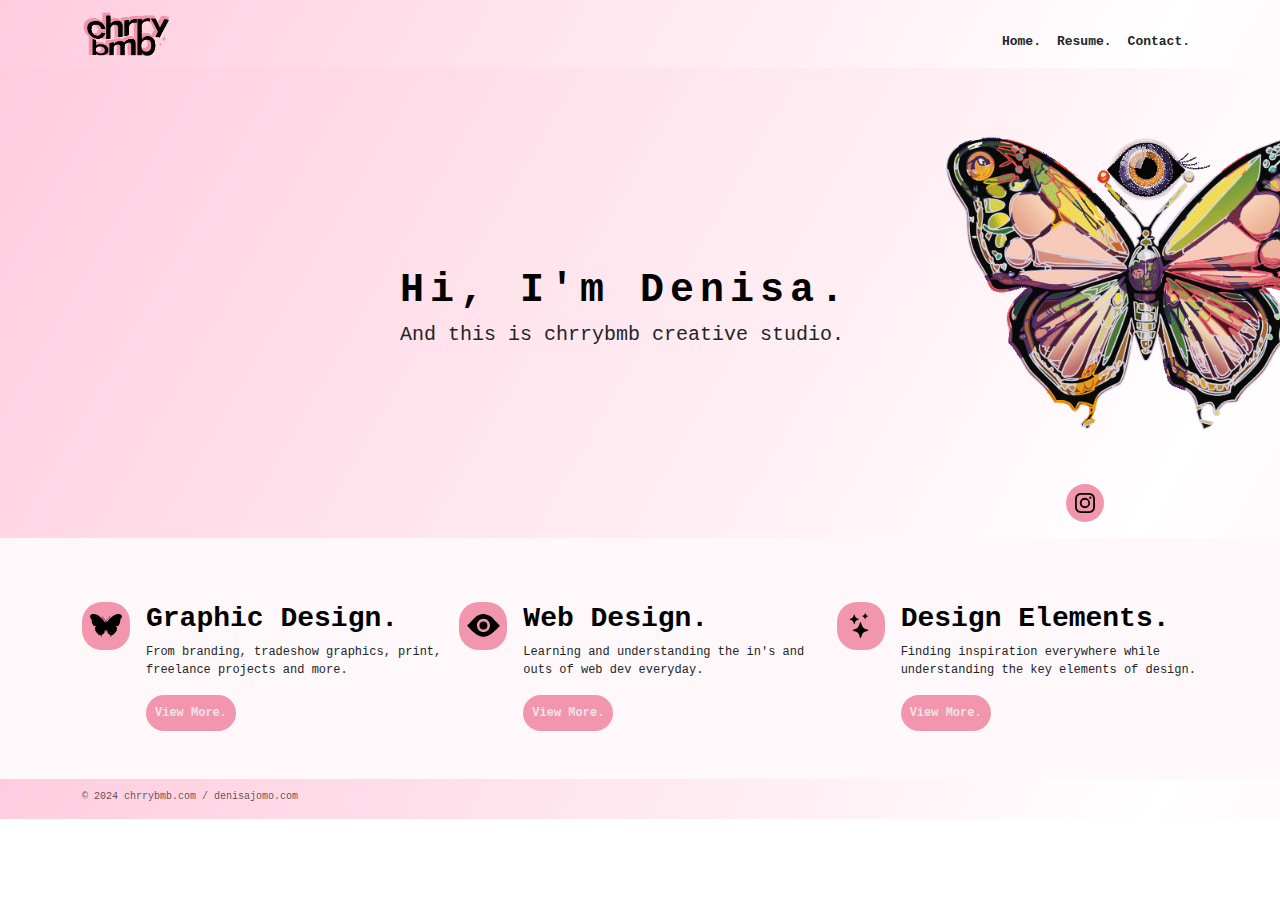
<file: index.html>
<!DOCTYPE html>
<html lang="en">
    <head>

      <!-- Google Tag Manager -->
<script>(function(w,d,s,l,i){w[l]=w[l]||[];w[l].push({'gtm.start':
  new Date().getTime(),event:'gtm.js'});var f=d.getElementsByTagName(s)[0],
  j=d.createElement(s),dl=l!='dataLayer'?'&l='+l:'';j.async=true;j.src=
  'https://www.googletagmanager.com/gtm.js?id='+i+dl;f.parentNode.insertBefore(j,f);
  })(window,document,'script','dataLayer','GTM-PZV67TVR');</script>
  <!-- End Google Tag Manager -->


        <meta charset="UTF-8">
        <meta name="viewport" content="width-device-width, initial-scale=1.0">
        <title>chrrybmb creative studio</title>
        <link rel="shortcut icon" type="image/x-icon" href="./assets/eyefavi.png"/>

        <link href="https://cdn.jsdelivr.net/npm/bootstrap@5.3.3/dist/css/bootstrap.min.css" rel="stylesheet" integrity="sha384-QWTKZyjpPEjISv5WaRU9OFeRpok6YctnYmDr5pNlyT2bRjXh0JMhjY6hW+ALEwIH" crossorigin="anonymous">
        <link rel="stylesheet" href="style.css">
       </head>

       <!-- Google tag (gtag.js) -->
<script async src="https://www.googletagmanager.com/gtag/js?id=G-KKRTQF0KZX"></script>
<script>
  window.dataLayer = window.dataLayer || [];
  function gtag(){dataLayer.push(arguments);}
  gtag('js', new Date());

  gtag('config', 'G-KKRTQF0KZX');
</script>

    <body>
      
      <!-- Google Tag Manager (noscript) -->
<noscript><iframe src="https://www.googletagmanager.com/ns.html?id=GTM-PZV67TVR"
  height="0" width="0" style="display:none;visibility:hidden"></iframe></noscript>
  <!-- End Google Tag Manager (noscript) -->



               <!-- Nav -->
               

               <section id="Navi" class="headerbg gradient-background">
                <div class="container">
                <header class="d-flex flex-wrap align-items-center justify-content-center justify-content-md-between py-2">
                  <a href="./index.html"><img src="./icons/chrrysparkle.gif" alt="chrrybmb logo" height="50"></a>
                  <ul class="nav col-12 col-md-auto mb-2 justify-content-center mb-md-0 mt-3">
                    <div class="navitron fw-bold">
                    <li><a href="./index.html" class="nav-link px-2 link-dark ">Home.</a></li>
                    <li><a href="./resume.html" class="nav-link px-2 link-dark">Resume.</a></li>
                    <li><a href="./contact.html" class="nav-link px-2 link-dark">Contact.</a></li>
                  </ul></div>
                </header>
              </div>
          </section> 

          
    <!-- Hero -->



    <section id="hero" class="gradient-background">
      <div class="typewriter container col-xxl-8 row flex-lg-row-reverse align-items-center">
          <div class="row flex-lg-row-reverse align-items-center py-3">
            <div class="col-10 col-sm-12 col-lg-2 mb-3">
              <img src="./assets/butter-eye-close_3.gif" alt="chrrybmb logo" height="400">
              <div class="d-grid gap-2 d-md-flex justify-content-md-end">
                <a href="https://www.instagram.com/chrrybmbstudio" target="_blank">
                <button type="button" class="btn igbtn"><img src="./icons/instagram.svg" alt="IG Logo" height="20"></button></a>
               
              </div>
            </div>
            <div class="col-lg-6">
              <h1 class="fw-bold text-body-emphasis mb-2">Hi, I'm Denisa.</h1>
              <h5>And this is chrrybmb creative studio.</h5>

            </div>
          </div>
        </div>

  </section>

    <!-- Features -->

    <section id="features" class="featurebg">

      <div class="container">

      <div class="row g-3 py-5 row-cols-1 row-cols-lg-3">
        <div class="col d-flex align-items-start">
          <div class="icon-square text-body-emphasis d-inline-flex align-items-center justify-content-center fs-4 flex-shrink-0 me-3">
           <img src="./icons/buttersicon.svg" alt="butters icon" height="25">
          </div>
          <div>
            <h5 class="fs-3 fw-bold text-body-emphasis">Graphic Design.</h5>
            <p class="bodystyle">From branding, tradeshow graphics, print, freelance projects and more.</p>
            <a href="./graphicdesign.html" class="btn fw-bold">
             View More.
            </a>
          </div>
        </div>
        <div class="col d-flex align-items-start">
          <div class="icon-square text-body-emphasis d-inline-flex align-items-center justify-content-center fs-4 flex-shrink-0 me-3">
            <img src="./icons/eyeicon.svg" alt="eye icon" height="25">
          </div>
          <div>
            <h5 class="fs-3 fw-bold text-body-emphasis">Web Design.</h5>
            <p class="bodystyle">Learning and understanding the in's and outs of web dev everyday.</p>
            <a href="./webdesign.html" class="btn fw-bold">
              View More.
            </a>
          </div>
        </div>
        <div class="col d-flex align-items-start">
          <div class="icon-square text-body-emphasis d-inline-flex align-items-center justify-content-center fs-4 flex-shrink-0 me-3">
            <img src="./icons/stars.svg" alt="star icon" height="25">
          </div>
          <div>
            <h5 class="fs-3 fw-bold text-body-emphasis">Design Elements.</h5>
            <p class="bodystyle">Finding inspiration everywhere while understanding the key elements of design.</p>
            <a href="./designelements.html" class="btn fw-bold">
              View More.
            </a>
          </div>
        </div>
      </div>
    </div>


    </section>

<!-- Footer -->



<section id="footer" class="gradient-background">
  <div class="container">
    <footer class="d-flex flex-wrap justify-content-between align-items-center">
      <div class=" align-items-center">
        <a href="/" class=" me-2 mb-md-0 text-body-secondary text-decoration-none lh-1 text-center">
  <span class="mb-3 mb-md-0 text-body-secondary">© 2024 chrrybmb.com / denisajomo.com</span>
</section>




    <script src="https://cdn.jsdelivr.net/npm/bootstrap@5.3.3/dist/js/bootstrap.bundle.min.js" integrity="sha384-YvpcrYf0tY3lHB60NNkmXc5s9fDVZLESaAA55NDzOxhy9GkcIdslK1eN7N6jIeHz" crossorigin="anonymous"></script>

    
 </body>   
</html>
</file>
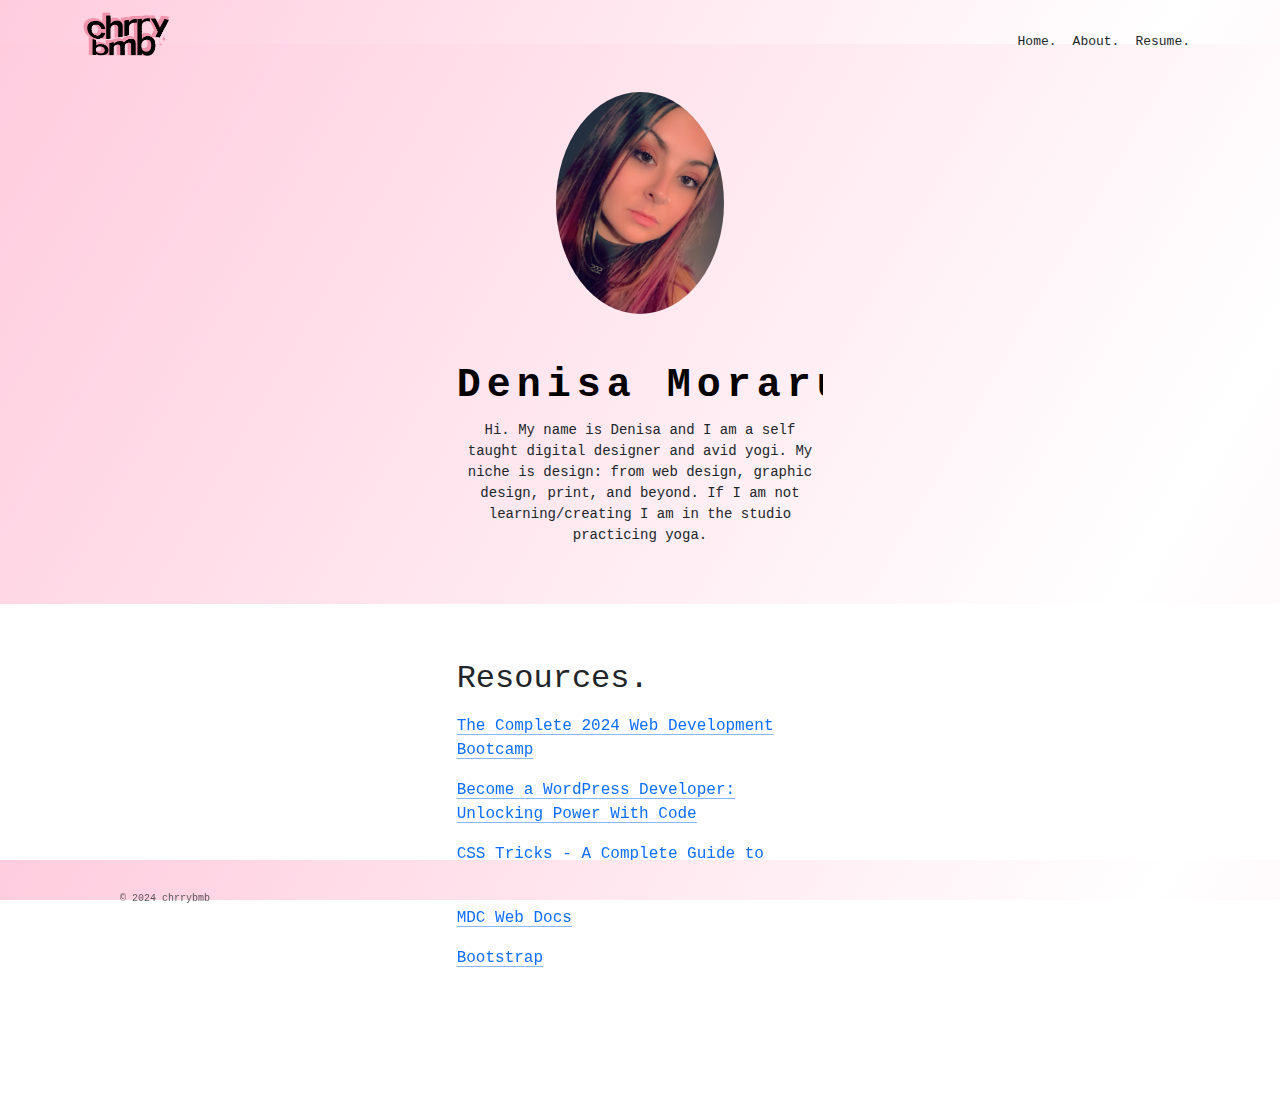
<file: about.html>
<!DOCTYPE html>
<html lang="en">
    <head>
        <meta charset="UTF-8">
        <meta name="viewport" content="width-device-width, initial-scale=1.0">
        <title>chrrybmb creative studio</title>
        <link rel="shortcut icon" type="image/x-icon" href="./assets/eyefavi.png"/>

        <link href="https://cdn.jsdelivr.net/npm/bootstrap@5.3.3/dist/css/bootstrap.min.css" rel="stylesheet" integrity="sha384-QWTKZyjpPEjISv5WaRU9OFeRpok6YctnYmDr5pNlyT2bRjXh0JMhjY6hW+ALEwIH" crossorigin="anonymous">
        <link rel="stylesheet" href="style.css">

    </head>

    <body>

               <!-- Nav -->

               <section id="Navi" class="headerbg gradient-background">
                <div class="container">
                <header class="d-flex flex-wrap align-items-center justify-content-center justify-content-md-between py-2"><a href="./index.html">
                  <img src="./icons/chrrysparkle.gif" alt="chrrybmb logo" height="50"></a>
                  <ul class="nav col-12 col-md-auto mb-2 justify-content-center mb-md-0 mt-3">
                    <div class="navitron">
                    <li><a href="./index.html" class="nav-link px-2 link-dark ">Home.</a></li>
                    <li><a href="./about.html" class="nav-link px-2 link-dark">About.</a></li>
                    <li><a href="./resume.html" class="nav-link px-2 link-dark">Resume.</a></li>
                  </ul></div>
                </header>
              </div>
          </section> 

        <!--Web Design Section-->

        <section id="websection" class="gradient-background">
            <div class="container row g-4 mx-auto col-md-8 text-center">
              <div class="row col-lg-6 col-md-8 mx-auto mt-5 mb-5">
                <div class="text-center"><a href="./index.html">
                <img class="butters mb-4" src="./personal pics/me.png" alt="chrrybmb circle logo" height="190"></a></div>
                <div class="typewriter"><h1 class="pt-4 fw-bold text-body-emphasis">Denisa Moraru.</h1></div>
                <p class="lead text-body mx-auto">Hi.
                    My name is Denisa and I am a self taught digital designer and avid yogi. 
                    My niche is design: from web design, graphic design, print, and beyond. 
                    If I am not learning/creating I am in the studio practicing yoga.</p>
            </div>
            </div>
            
          </section>


         <!--Resources-->       

         <section id="resources" class="">
            <div class="container row g-4 mt-2 mx-auto col-md-8">
                <div class="row col-lg-6 col-md-8 mx-auto mt-5 mb-5">
                 <h2 class="mb-3">Resources.</h2>
                <div class="col-md-12"><ul class="list-unstyled ps-0">
                    <li>
                      <a class="icon-link mb-3" href="https://www.udemy.com/share/1013gG3@dnJyyoaZ1IJxvS98VsQMPr6vDl4QVdch2jWuNHZtGbwuDm9EUw7OXhLHBTpKhnHCAw==/" rel="noopener" target="_blank">
                        The Complete 2024 Web Development Bootcamp</a>
                    </li>
                    <li>
                       <a class="icon-link mb-3" href="https://www.udemy.com/share/1013mw3@URGEEqw5xNoA3FTldErysfmH-t8pIXK11VOu9nF3e_gBMf9v9trrHqehgbibYMCKZg==/" rel="noopener" target="_blank">
                            Become a WordPress Developer: Unlocking Power With Code
                         </a>
                      </li>
                    <li>
                      <a class="icon-link mb-3" href="https://css-tricks.com/snippets/css/a-guide-to-flexbox/" rel="noopener" target="_blank">
                         CSS Tricks - A Complete Guide to Flexbox
                      </a>
                    </li>
                    <li>
                        <a class="icon-link mb-3" href="https://developer.mozilla.org/en-US/" rel="noopener" target="_blank">
                          MDC Web Docs
                        </a>
                      </li>
                      <li>
                        <a class="icon-link mb-2" href="https://getbootstrap.com/" rel="noopener" target="_blank">
                          Bootstrap
                        </a>
                      </li>
                  </ul>
                </div>
            </div>
          </section>

                <!-- Footer -->
                <section id="footer" class="gradient-background">
                    <div class="container">
                      <footer class="d-flex flex-wrap justify-content-between align-items-center py-3">
                        <div class="col-md-4 d-flex align-items-center">
                          <a href="/" class=" me-2 mb-md-0 text-body-secondary text-decoration-none lh-1">
                            <svg class="bi" width="30" height="24"><use xlink:href="#bootstrap"></use></svg>
                          </a>
                          <span class="mb-3 mb-md-0 text-body-secondary">© 2024 chrrybmb</span>
                        </div>
                    
                        <ul class="nav col-md-4 justify-content-end list-unstyled d-flex">
                          <li class="ms-3"><a class="text-body-secondary" href="#"><svg class="bi" width="24" height="24"><use xlink:href="#twitter"></use></svg></a></li>
                          <li class="ms-3"><a class="text-body-secondary" href="#"><svg class="bi" width="24" height="24"><use xlink:href="#instagram"></use></svg></a></li>
                          <li class="ms-3"><a class="text-body-secondary" href="#"><svg class="bi" width="24" height="24"><use xlink:href="#facebook"></use></svg></a></li>
                        </ul>
                      </footer>
                    </div>
                  </section>

    </body>
</html>
</file>
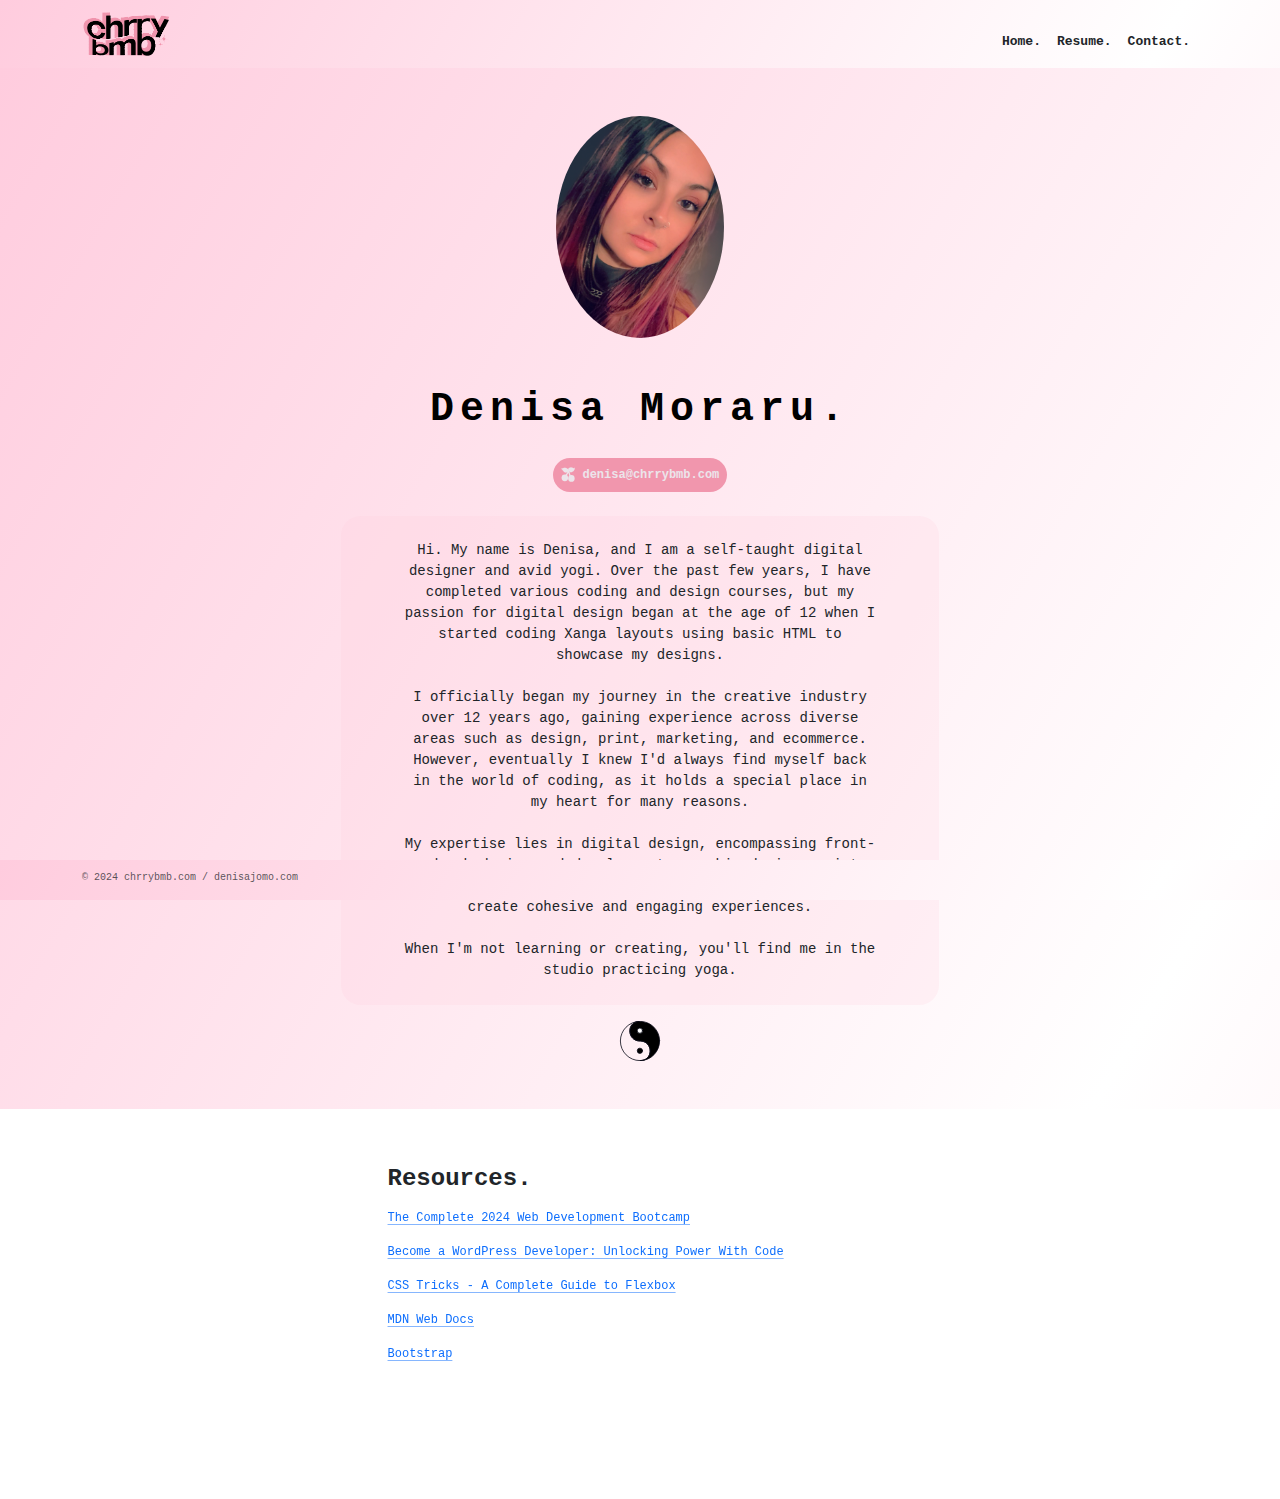
<file: contact.html>
<!DOCTYPE html>
<html lang="en">
    <head>

      <!-- Google Tag Manager -->
<script>(function(w,d,s,l,i){w[l]=w[l]||[];w[l].push({'gtm.start':
  new Date().getTime(),event:'gtm.js'});var f=d.getElementsByTagName(s)[0],
  j=d.createElement(s),dl=l!='dataLayer'?'&l='+l:'';j.async=true;j.src=
  'https://www.googletagmanager.com/gtm.js?id='+i+dl;f.parentNode.insertBefore(j,f);
  })(window,document,'script','dataLayer','GTM-PZV67TVR');</script>
  <!-- End Google Tag Manager -->


        <meta charset="UTF-8">
        <meta name="viewport" content="width-device-width, initial-scale=1.0">
        <title>chrrybmb creative studio</title>
        <link rel="shortcut icon" type="image/x-icon" href="./assets/eyefavi.png"/>

        <link href="https://cdn.jsdelivr.net/npm/bootstrap@5.3.3/dist/css/bootstrap.min.css" rel="stylesheet" integrity="sha384-QWTKZyjpPEjISv5WaRU9OFeRpok6YctnYmDr5pNlyT2bRjXh0JMhjY6hW+ALEwIH" crossorigin="anonymous">
        <link rel="stylesheet" href="style.css">

    </head>

    <!-- Google tag (gtag.js) -->
<script async src="https://www.googletagmanager.com/gtag/js?id=G-KKRTQF0KZX"></script>
<script>
  window.dataLayer = window.dataLayer || [];
  function gtag(){dataLayer.push(arguments);}
  gtag('js', new Date());

  gtag('config', 'G-KKRTQF0KZX');
</script>

    <body>

      <!-- Google Tag Manager (noscript) -->
<noscript><iframe src="https://www.googletagmanager.com/ns.html?id=GTM-PZV67TVR"
  height="0" width="0" style="display:none;visibility:hidden"></iframe></noscript>
  <!-- End Google Tag Manager (noscript) -->


         <!-- Nav -->

            <section id="Navi" class="headerbg gradient-background">
                <div class="container">
                <header class="d-flex flex-wrap align-items-center justify-content-center justify-content-md-between py-2">
                  <a href="./index.html"><img src="./icons/chrrysparkle.gif" alt="chrrybmb logo" height="50"></a>
                  <ul class="nav col-12 col-md-auto mb-2 justify-content-center mb-md-0 mt-3">
                    <div class="navitron fw-bold">
                    <li><a href="./index.html" class="nav-link px-2 link-dark ">Home.</a></li>
                    <li><a href="./resume.html" class="nav-link px-2 link-dark">Resume.</a></li>
                    <li><a href="./contact.html" class="nav-link px-2 link-dark">Contact.</a></li>
                  </ul></div>
                </header>
              </div>
          </section> 

        <!-- Contact/About Section -->

        <section id="contactsection" class="gradient-background">
            <div class="container row mx-auto col-md-8 text-center">
              <div class="row col-lg-9 mx-auto mt-5 mb-5">
                <div class="text-center"><a href="./index.html">
                <img class="butters mb-4" src="./personal pics/me.png" alt="chrrybmb circle logo" height="190"></a></div>
                <div class="typewriter"><h1 class="pt-4 fw-bold text-body-emphasis">Denisa Moraru.</h1></div>
                <a class="fw-bold btn container mt-4 mb-4" href="mailto:denisa@chrrybmb.com" style="border: none; text-decoration:none; color: #ECE4EA;"><img src="./icons/cherip.svg" alt="eye icon" height="15"> denisa@chrrybmb.com</a>
                <div class="pinkyc"><p class="lead text-body mx-auto mt-4 mb-4 col-lg-10">
                  Hi.
                  My name is Denisa, and I am a self-taught digital designer and avid yogi. Over the past few years, I have completed various coding and design courses, but my passion for digital design began at the age of 12 when I started coding Xanga layouts using basic HTML to showcase my designs.<br><br>

                   I officially began my journey in the creative industry over 12 years ago, gaining experience across diverse areas such as design, print, marketing, and ecommerce.
                   However, eventually I knew I'd always find myself back in the world of coding, as it holds a special place in my heart for many reasons.
                  <br><br>  
                  My expertise lies in digital design, encompassing front-end web design and development, graphic design, print, and more. I enjoy blending these diverse disciplines to create cohesive and engaging experiences.<br><br>
                  
                  When I'm not learning or creating, you'll find me in the studio practicing yoga.</p></div>
                  <img class="mt-3" src="./icons/yinyang.svg" alt="yin yang" height="40px"></a>
            </div>
            </div>
            
          </section>


         <!-- Resources -->       

         <section id="resources" class="">
            <div class="container row g-4 mt-2 mx-auto col-md-8">
                <div class="row col-lg-8 mx-auto mt-5 mb-5"><div class="smalllinks">
                 <h4 class="mb-3"><b>Resources.</b></h4>
                <div class="col-md-12"><ul class="list-unstyled ps-0">
                    <li>
                      <a class="icon-link mb-3" href="https://www.udemy.com/share/1013gG3@dnJyyoaZ1IJxvS98VsQMPr6vDl4QVdch2jWuNHZtGbwuDm9EUw7OXhLHBTpKhnHCAw==/" rel="noopener" target="_blank">
                        The Complete 2024 Web Development Bootcamp</a>
                    </li>
                    <li>
                       <a class="icon-link mb-3" href="https://www.udemy.com/share/1013mw3@URGEEqw5xNoA3FTldErysfmH-t8pIXK11VOu9nF3e_gBMf9v9trrHqehgbibYMCKZg==/" rel="noopener" target="_blank">
                            Become a WordPress Developer: Unlocking Power With Code
                         </a>
                      </li>
                    <li>
                      <a class="icon-link mb-3" href="https://css-tricks.com/snippets/css/a-guide-to-flexbox/" rel="noopener" target="_blank">
                         CSS Tricks - A Complete Guide to Flexbox
                      </a>
                    </li>
                    <li>
                        <a class="icon-link mb-3" href="https://developer.mozilla.org/en-US/" rel="noopener" target="_blank">
                          MDN Web Docs
                        </a>
                      </li>
                      <li>
                        <a class="icon-link mb-2" href="https://getbootstrap.com/" rel="noopener" target="_blank">
                          Bootstrap
                        </a>
                      </li>
                  </ul></div>
                </div>
            </div>
          </section>

<!-- Footer -->



<section id="footer" class="gradient-background">
  <div class="container">
    <footer class="d-flex flex-wrap justify-content-between align-items-center">
      <div class=" align-items-center">
        <a href="/" class=" me-2 mb-md-0 text-body-secondary text-decoration-none lh-1 text-center">
  <span class="mb-3 mb-md-0 text-body-secondary">© 2024 chrrybmb.com / denisajomo.com</span>
</section>


    </body>
</html>
</file>
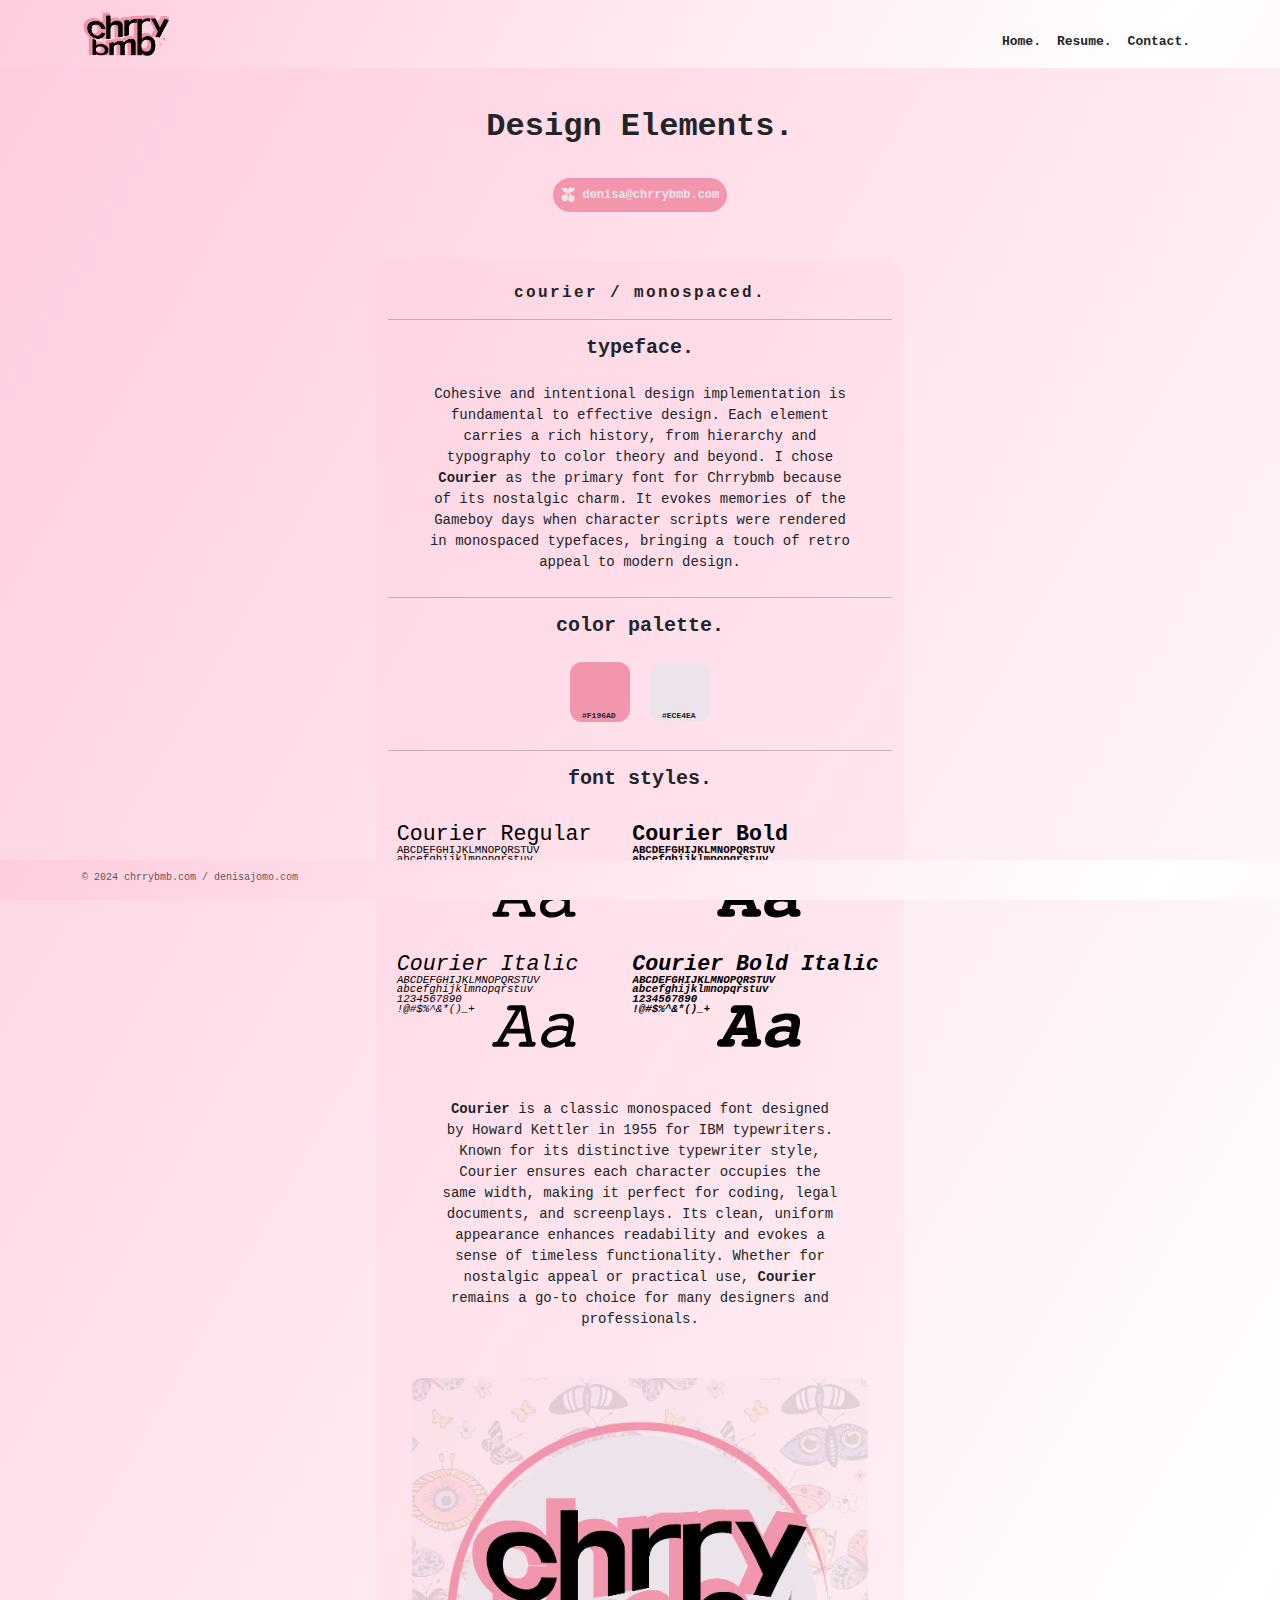
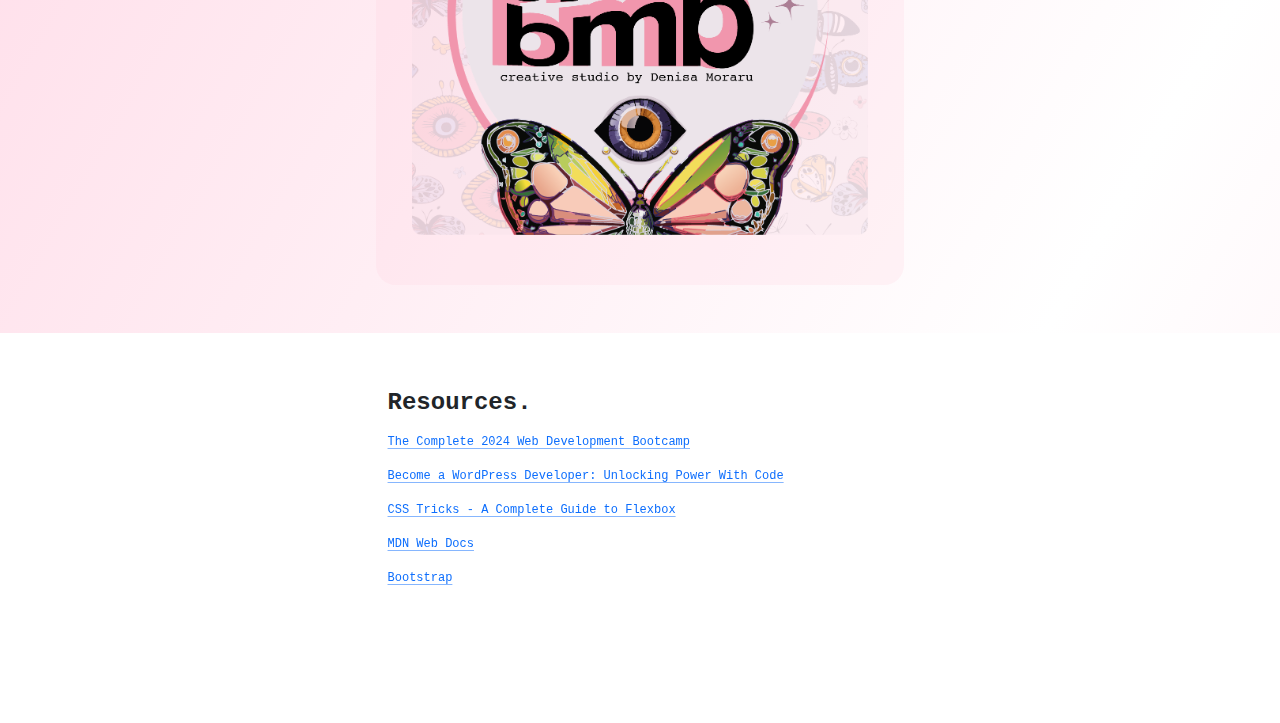
<file: designelements.html>
<!DOCTYPE html>
<html lang="en">
    <head>

      <!-- Google Tag Manager -->
<script>(function(w,d,s,l,i){w[l]=w[l]||[];w[l].push({'gtm.start':
  new Date().getTime(),event:'gtm.js'});var f=d.getElementsByTagName(s)[0],
  j=d.createElement(s),dl=l!='dataLayer'?'&l='+l:'';j.async=true;j.src=
  'https://www.googletagmanager.com/gtm.js?id='+i+dl;f.parentNode.insertBefore(j,f);
  })(window,document,'script','dataLayer','GTM-PZV67TVR');</script>
  <!-- End Google Tag Manager -->


        <meta charset="UTF-8">
        <meta name="viewport" content="width-device-width, initial-scale=1.0">
        <title>chrrybmb creative studio</title>
        <link rel="shortcut icon" type="image/x-icon" href="./assets/eyefavi.png"/>

        <link href="https://cdn.jsdelivr.net/npm/bootstrap@5.3.3/dist/css/bootstrap.min.css" rel="stylesheet" integrity="sha384-QWTKZyjpPEjISv5WaRU9OFeRpok6YctnYmDr5pNlyT2bRjXh0JMhjY6hW+ALEwIH" crossorigin="anonymous">
        <link rel="stylesheet" href="style.css">

    </head>

    <!-- Google tag (gtag.js) -->
<script async src="https://www.googletagmanager.com/gtag/js?id=G-KKRTQF0KZX"></script>
<script>
  window.dataLayer = window.dataLayer || [];
  function gtag(){dataLayer.push(arguments);}
  gtag('js', new Date());

  gtag('config', 'G-KKRTQF0KZX');
</script>

    <body>

      <!-- Google Tag Manager (noscript) -->
<noscript><iframe src="https://www.googletagmanager.com/ns.html?id=GTM-PZV67TVR"
  height="0" width="0" style="display:none;visibility:hidden"></iframe></noscript>
  <!-- End Google Tag Manager (noscript) -->


         <!-- Nav -->
            <section id="Navi" class="headerbg gradient-background">
                <div class="container">
                <header class="d-flex flex-wrap align-items-center justify-content-center justify-content-md-between py-2">
                  <a href="./index.html"><img src="./icons/chrrysparkle.gif" alt="chrrybmb logo" height="50"></a>
                  <ul class="nav col-12 col-md-auto mb-2 justify-content-center mb-md-0 mt-3">
                    <div class="navitron fw-bold">
                    <li><a href="./index.html" class="nav-link px-2 link-dark ">Home.</a></li>
                    <li><a href="./resume.html" class="nav-link px-2 link-dark">Resume.</a></li>
                    <li><a href="./contact.html" class="nav-link px-2 link-dark">Contact.</a></li>
                  </ul></div>
                </header>
              </div>
          </section> 

        <!-- Design Elements Section -->

        <section id="designelements" class="gradient-background">
            <div class="container row mx-auto col-md-8 text-center">
              <div class="row col-sm-8 mx-auto mt-3 mb-5">
                <div class="text-center"><a href="./index.html"></div></a>
                <h2 class="fw-bold mt-4">Design Elements.</h2>
                <a class="fw-bold btn container mt-4 mb-5" href="mailto:denisa@chrrybmb.com" style="border: none; text-decoration:none; color: #ECE4EA;"><img src="./icons/cherip.svg" alt="eye icon" height="15"> denisa@chrrybmb.com</a>
                <div class="pinkyc"><div class="typewriter mt-4">
                    <h6 class="fw-bold">courier / monospaced.</h6></div><hr><h5 class="mt-3 fw-bold">typeface.</h5><p class=" text-body mx-auto mt-4 mb-4 col-lg-10">Cohesive and intentional design implementation is fundamental to effective design. Each element carries a rich history, from hierarchy and typography to color theory and beyond. I chose <b>Courier</b> as the primary font for Chrrybmb because of its nostalgic charm. It evokes memories of the Gameboy days when character scripts were rendered in monospaced typefaces, bringing a touch of retro appeal to modern design.
                        <h5 class="mt-4 mb-4 fw-bold"><hr>color palette.</h5>
                        <div class="container chrrypink fw-bold">#F196AD</div><div class="container chrrypink2 fw-bold">#ECE4EA</div>
                    <h5 class="mt-4 fw-bold"><hr>font styles.</h5>
                    <img class="mt-3 mb-4" src="./assets/Courier-Font.svg"></p>
                      <p class="container courierfacts mt-3 mb-5 col-lg-10"><b>Courier</b> is a classic monospaced font designed by Howard Kettler in 1955 for IBM typewriters. Known for its distinctive typewriter style, Courier ensures each character occupies the same width, making it perfect for coding, legal documents, and screenplays. Its clean, uniform appearance enhances readability and evokes a sense of timeless functionality. Whether for nostalgic appeal or practical use, <b>Courier</b> remains a go-to choice for many designers and professionals.</p>
                      <div class="container elebutters"><img class="container" src="./assets/shewasafairy-cour.png"></div>


                </p></div>
                  
            </div>
            </div>
            
          </section>


         <!-- Resources -->       

         <section id="resources" class="">
            <div class="container row g-4 mt-2 mx-auto col-md-8">
                <div class="row col-lg-8 mx-auto mt-5 mb-5"><div class="smalllinks">
                 <h4 class="mb-3"><b>Resources.</b></h4>
                <div class="col-md-12"><ul class="list-unstyled ps-0">
                    <li>
                      <a class="icon-link mb-3" href="https://www.udemy.com/share/1013gG3@dnJyyoaZ1IJxvS98VsQMPr6vDl4QVdch2jWuNHZtGbwuDm9EUw7OXhLHBTpKhnHCAw==/" rel="noopener" target="_blank">
                        The Complete 2024 Web Development Bootcamp</a>
                    </li>
                    <li>
                       <a class="icon-link mb-3" href="https://www.udemy.com/share/1013mw3@URGEEqw5xNoA3FTldErysfmH-t8pIXK11VOu9nF3e_gBMf9v9trrHqehgbibYMCKZg==/" rel="noopener" target="_blank">
                            Become a WordPress Developer: Unlocking Power With Code
                         </a>
                      </li>
                    <li>
                      <a class="icon-link mb-3" href="https://css-tricks.com/snippets/css/a-guide-to-flexbox/" rel="noopener" target="_blank">
                         CSS Tricks - A Complete Guide to Flexbox
                      </a>
                    </li>
                    <li>
                        <a class="icon-link mb-3" href="https://developer.mozilla.org/en-US/" rel="noopener" target="_blank">
                          MDN Web Docs
                        </a>
                      </li>
                      <li>
                        <a class="icon-link mb-2" href="https://getbootstrap.com/" rel="noopener" target="_blank">
                          Bootstrap
                        </a>
                      </li>
                  </ul></div>
                </div>
            </div>
          </section>

<!-- Footer -->



<section id="footer" class="gradient-background">
  <div class="container">
    <footer class="d-flex flex-wrap justify-content-between align-items-center">
      <div class=" align-items-center">
        <a href="/" class="me-2 mb-md-0 text-body-secondary text-decoration-none lh-1 text-center">
  <span class="mb-3 mb-md-0">© 2024 chrrybmb.com / denisajomo.com</span>
</section>


    </body>
</html>
</file>
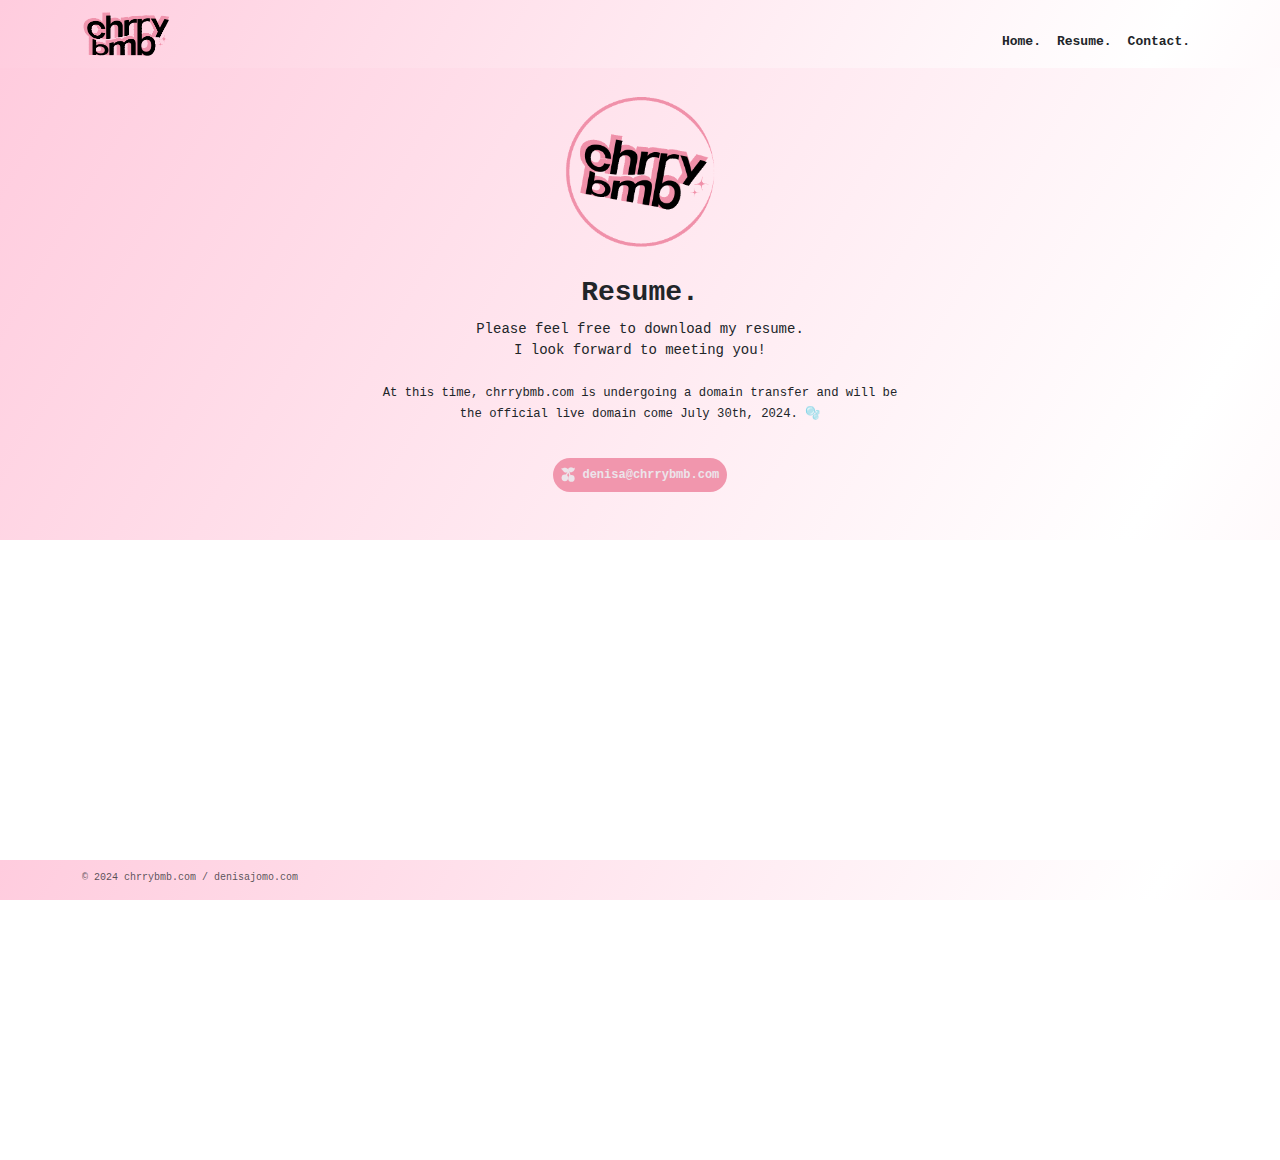
<file: resume.html>
<!DOCTYPE html>
<html lang="en">
    <head>

      <!-- Google Tag Manager -->
<script>(function(w,d,s,l,i){w[l]=w[l]||[];w[l].push({'gtm.start':
  new Date().getTime(),event:'gtm.js'});var f=d.getElementsByTagName(s)[0],
  j=d.createElement(s),dl=l!='dataLayer'?'&l='+l:'';j.async=true;j.src=
  'https://www.googletagmanager.com/gtm.js?id='+i+dl;f.parentNode.insertBefore(j,f);
  })(window,document,'script','dataLayer','GTM-PZV67TVR');</script>
  <!-- End Google Tag Manager -->


        <meta charset="UTF-8">
        <meta name="viewport" content="width-device-width, initial-scale=1.0">
        <title>chrrybmb creative studio</title>
        <link rel="shortcut icon" type="image/x-icon" href="./assets/eyefavi.png"/>

        <link href="https://cdn.jsdelivr.net/npm/bootstrap@5.3.3/dist/css/bootstrap.min.css" rel="stylesheet" integrity="sha384-QWTKZyjpPEjISv5WaRU9OFeRpok6YctnYmDr5pNlyT2bRjXh0JMhjY6hW+ALEwIH" crossorigin="anonymous">
        <link rel="stylesheet" href="style.css">

    </head>

    <!-- Google tag (gtag.js) -->
<script async src="https://www.googletagmanager.com/gtag/js?id=G-KKRTQF0KZX"></script>
<script>
  window.dataLayer = window.dataLayer || [];
  function gtag(){dataLayer.push(arguments);}
  gtag('js', new Date());

  gtag('config', 'G-KKRTQF0KZX');
</script>

    <body>

      <!-- Google Tag Manager (noscript) -->
<noscript><iframe src="https://www.googletagmanager.com/ns.html?id=GTM-PZV67TVR"
  height="0" width="0" style="display:none;visibility:hidden"></iframe></noscript>
  <!-- End Google Tag Manager (noscript) -->

               <!-- Nav -->
               

               <section id="Navi" class="headerbg gradient-background">
                <div class="container">
                <header class="d-flex flex-wrap align-items-center justify-content-center justify-content-md-between py-2">
                  <a href="./index.html"><img src="./icons/chrrysparkle.gif" alt="chrrybmb logo" height="50"></a>
                  <ul class="nav col-12 col-md-auto mb-2 justify-content-center mb-md-0 mt-3">
                    <div class="navitron fw-bold">
                    <li><a href="./index.html" class="nav-link px-2 link-dark ">Home.</a></li>
                    <li><a href="./resume.html" class="nav-link px-2 link-dark">Resume.</a></li>
                    <li><a href="./contact.html" class="nav-link px-2 link-dark">Contact.</a></li>
                  </ul></div>
                </header>
              </div>
          </section> 

        <!-- Resume Section -->

        <section id="websection" class="gradient-background text-center">
            <div class="container pb-4 pt-4">
              <div class="col-lg-6 col-md-8 mx-auto">
                <a href="./index.html">
                <img class="circleimg" src="./icons/butter-eye-close_2.gif" alt="chrrybmb circle logo" height="160"></a>
                <h3 class="pt-4 fw-bold">Resume.</h3>
                <p class="lead text-body">Please feel free to download my resume.<br>
                  I look forward to meeting you! <br><br>
                  <small>At this time, chrrybmb.com is undergoing a domain transfer and will be the official live domain come July 30th, 2024. 🫧</small>
                  <br><div class="pinkybox">
                    <a class="fw-bold btn container mt-4 mb-4" href="mailto:denisa@chrrybmb.com" style="border: none; text-decoration:none; color: #ECE4EA;"><img src="./icons/cherip.svg" alt="eye icon" height="15"> denisa@chrrybmb.com</a>
        
              </div>
            </div>


               
          </section>

          <!-- Resume Content -->

            <section id="webcontent">
              <div class="container pb-4 pt-4 mt-2">
                  <div class="rezzy">
                      <iframe src="https://drive.google.com/file/d/1bcwmx1Ba8YdEh7bKN_v2RiDK6BAYxtHz/preview" height="500" width="300"></iframe></div>

                    </div>
           
          </section>

<!-- Footer -->



<section id="footer" class="gradient-background">
  <div class="container">
    <footer class="d-flex flex-wrap justify-content-between align-items-center">
      <div class=" align-items-center">
        <a href="/" class=" me-2 mb-md-0 text-body-secondary text-decoration-none lh-1 text-center">
  <span class="mb-3 mb-md-0 text-body-secondary">© 2024 chrrybmb.com / denisajomo.com</span>
</section>


    </body>
</html>
</file>
<file: style.css>
.feature-icon {
  width: 4rem;
  height: 4rem;
  border-radius: .75rem;
  
}

.icon-square {
  background-color: #F196AD;
  width: 3rem;
  height: 3rem;
  border-radius: 20px;
  
}

.buttereye {
  margin: ;
  padding: ;
}

.graphics {
  vertical-align: ;
}

.gradient-background {
  background: linear-gradient(300deg, #FFCCDE, #FFF, #FFCCDE);
  background-size: 180% 180%;
  animation: gradient-animation 11s ease infinite;
}

@keyframes gradient-animation {
  0% {
    background-position: 0% 50%;
  }
  50% {
    background-position: 100% 50%;
  }
  100% {
    background-position: 0% 50%;
  }
}


.container {
  font-family: 'Courier New', Courier, monospace;
  
}

.headerbg {
  background-color: #FFE3EC;
}

.herobg {
  background-color: #FFE3EC;
}

.featurebg {
  background-color: #FFF8FA;
}

.circlechrry {
  padding: auto;
  margin: 0px 0px 30px 0px;
}

.card {
  font-size: 12px;
  border-color: #FFFFFF;
  
}

.portfolio {
  margin: auto;
}

.cardtitle {
  font-size: 16px;
}

.album {
  background-color: #FFFFF;
}

.lead {
  font-size: 16px;
  margin: 10px;
}

.webdesignpage {
  margin: auto;

}

.igbtn, .btn {
  padding: 8px;
  font-size: 12px;
  background-color: #F196AD;
  color: #ECE4EA;
  height: auto;
  width: auto;
  border-radius: 20px;

}



.butters {
  height: 222px;
  border-radius: 50%;
}

.navitron {
  display: flex;
  font-size: 13px;
}

.coconut {
  margin-left: 38rem; 
  margin-right: 38rem; 
  width: 100%;  
  background-color: ; 
  padding: 1rem; 
  box-sizing: border-box; 
  border: 2px solid #000; 
}

.myPdf {
  width: 100px;
  height: 800px;

}

.dpdf {
  display: flex;
  justify-content: center;
}

.pinkyc {
  border-radius: 20px;
  background-color:#FFCCDB30;
}

.text-body {
  font-size: 14px;
}

.rezzy {
  display: flex;
  justify-content: center;
}

.smalllinks {
  font-size: 12px;
}

.resources {
  display: flex;
  justify-content: center;
}

.footie {
  margin: 0px;
  padding: 0px;
  font-size: 10px;
}


.typewriter h1, h6 {
  overflow: hidden; /* Ensures the content is not revealed until the animation */
  white-space: nowrap; /* Keeps the content on a single line */
  margin: 0 auto; /* Gives that scrolling effect as the typing happens */
  letter-spacing: .15em; /* Adjust as needed */
  animation: 
    typing 5.5s steps(40, end),
    blink-caret .25s step-end infinite;
}


/* The typing effect */
@keyframes typing {
  from { width: 0 }
  to { width: 100% }
}

/* The typewriter cursor effect */
@keyframes blink-caret {
  from, to { border-color: transparent }
  50% { border-color: orange; }
}

/* scroll box */

table { 
  border-collapse: collapse; 
  border-spacing: 0; 
  width: 100%; 
  border: 0px solid #ddd; 
} 

th, 
td { 
  text-align: left; 
  padding: 8px; 
} 

/* width */         
::-webkit-scrollbar { 
  width: 10px; 
} 

/* Track */ 
::-webkit-scrollbar-track { 
  background: #FFF8FA; 
} 

/* Handle */ 
::-webkit-scrollbar-thumb { 
  background: #F196AD; 
} 

/* Handle on hover */ 
::-webkit-scrollbar-thumb:hover { 
  background: #F196AD; 
} 

.scroll { 
  display: block; 
  border: 0px solid #F196AD; 
  padding: 5px; 
  margin-top: 5px; 
  width: 100%; 
  height: 400px; 
  overflow-y: scroll; 
} 

.pinkybox {
  font-size: 12px;
}

.bodystyle {
  font-size: 12px;
}

#footer {
  position: sticky;
  font-size: 10px;
  padding: 10px 10px 0px 10px;
  bottom: 0;
  width: 100%;
  height: 40px;
  color: #000;
}



/* Design Elements Pg */

.elebox {
  display: flex;
  justify-content: flex-start;
  justify-items: flex-start;
  position: relative;
  background-color: #F4B3C560;
  margin-top: 3rem;
  margin-bottom: 7rem;
  margin-right: 7rem;
  margin-left: 7rem;
  padding: ;
  height: 555px;
  width: auto;
  border-radius: 70px;

}

body {
  width: 100vw;
  height: 100vh;
  background-image: url();
  background-size: cover;
}

.eleheading {
  display: flex;
  justify-content: center;
  margin-top: 4rem;
}

.chrrypink {
  display: inline-flex;
  gap: 30px;
  margin-right: 20px;
  font-size: 8px;
  background-color: #F196AD;
  align-items: flex-end;
  width: 60px;
  height: 60px;
  border-radius: 20%;
}

.chrrypink2 {
  display: inline-flex;
  gap: 30px;
  font-size: 8px;
  background-color: #ECE4EA;
  align-items: flex-end;
  width: 60px;
  height: 60px;
  border-radius: 20%;
}

.courierfacts {
  font-size: 14px;
}

.elebutters {
  width: auto;
  margin-bottom: 50px;
}

.PrimCol {
  display: block;
  margin-bottom: 20px;
}



/* Courier Properties */

.courier-prime-regular {
  font-family: "Courier Prime", monospace;
  font-weight: 400;
  font-style: normal;
}

.courier-prime-bold {
  font-family: "Courier Prime", monospace;
  font-weight: 700;
  font-style: normal;
}

.courier-prime-regular-italic {
  font-family: "Courier Prime", monospace;
  font-weight: 400;
  font-style: italic;
}

.courier-prime-bold-italic {
  font-family: "Courier Prime", monospace;
  font-weight: 700;
  font-style: italic;
}

.umhello {
  display: flex;
  justify-content: flex-start;
  margin-top: 50px;
  font-size: 30px;
}




/* img behind div

#outter {
  width: 1000px;
  height: 300px;
  position: relative;
  }
  
  #image {
  width:fit-content;
  height: 300px;
  position: absolute;
  }
  
  #contentOutter {
  width: 1000px;
  height: 300px;
  position: absolute;
  }
  
  #content {
  margin: 0 auto;
  width: 900px;
  }

/* new button 



display: inline-block;
outline: 0;
cursor: pointer;
border-radius: 6px;
border: 2px solid #;
color: #000;
background: 0 0;
padding: 8px;
box-shadow: ;
font-weight: ;
font-size: 14px;
height: 42px;
:hover{

    color: #F196AD;
}

*/


/* title names */
</file>
